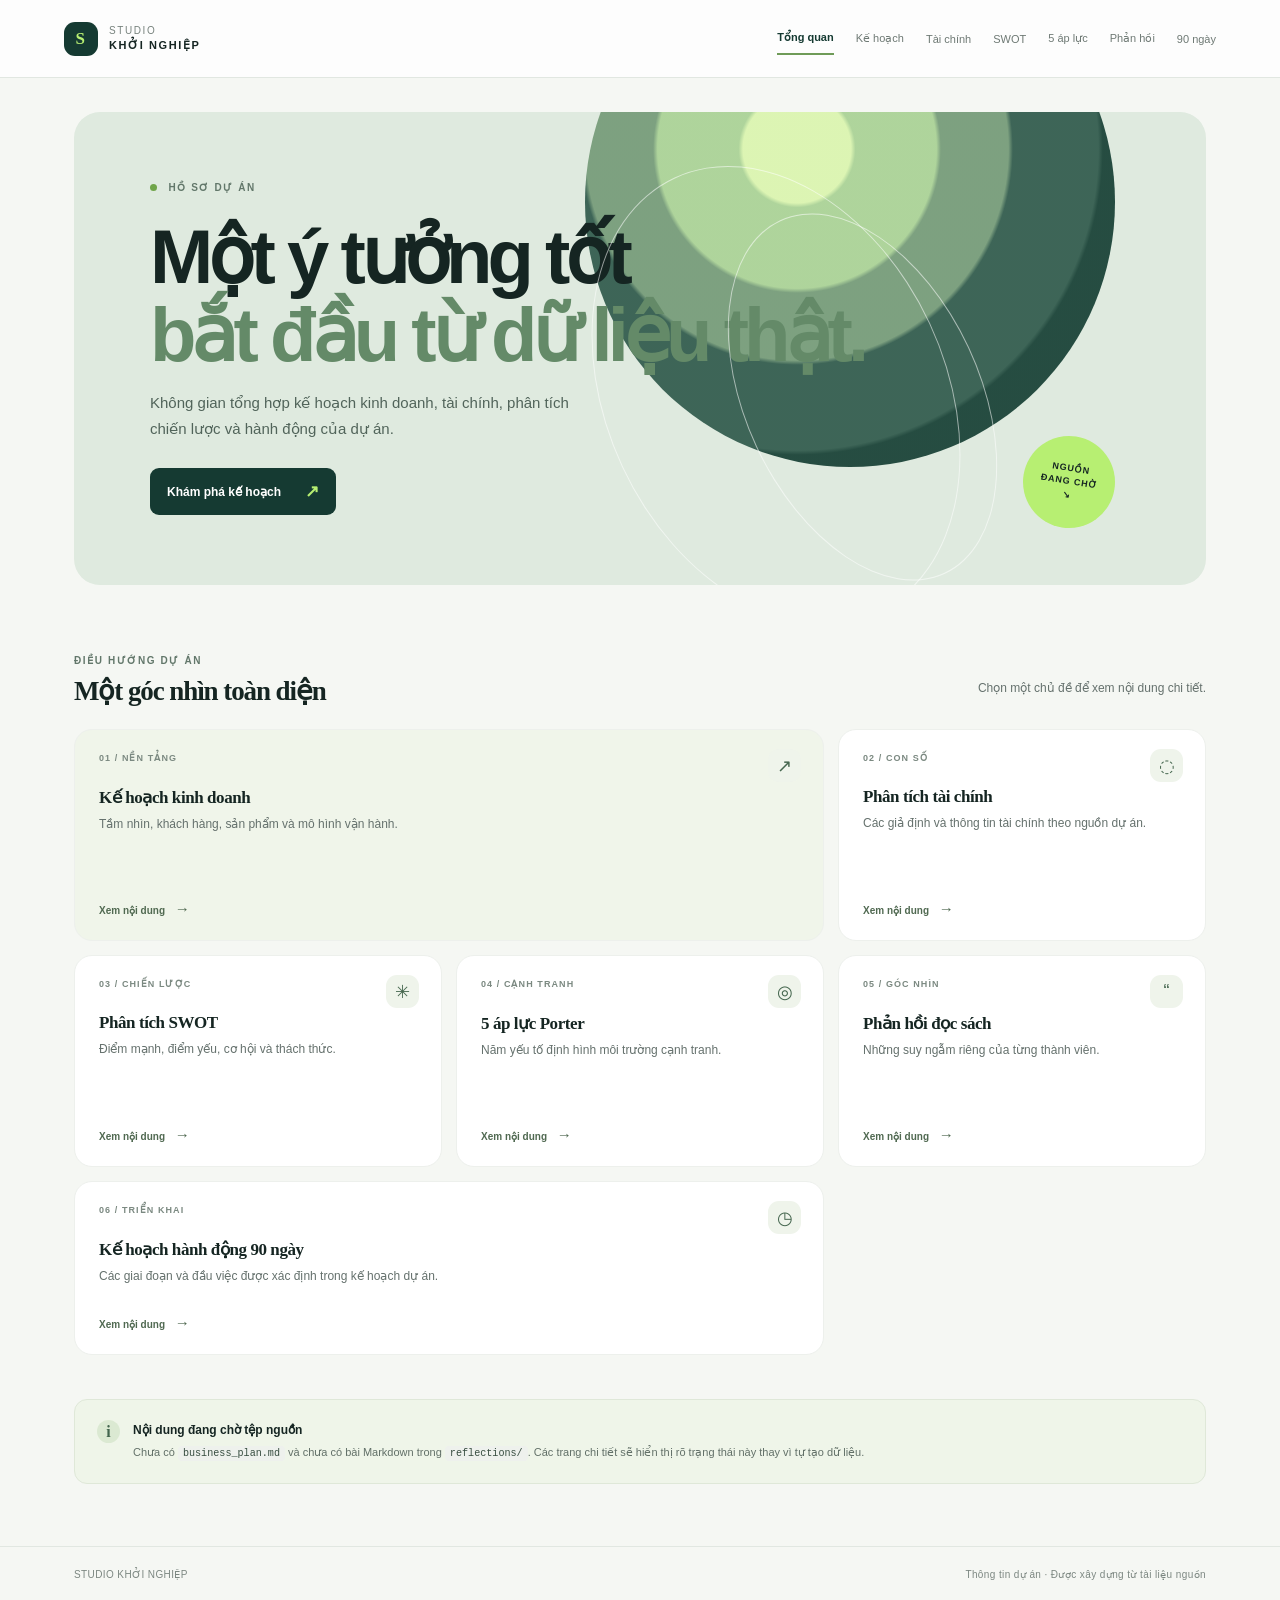
<file: index.html>
<!doctype html>
<html lang="vi">
<head>
  <meta charset="utf-8"><meta name="viewport" content="width=device-width, initial-scale=1">
  <meta name="description" content="Website dự án khởi nghiệp">
  <title>Tổng quan dự án | Studio Khởi nghiệp</title><link rel="stylesheet" href="style.css">
</head>
<body>
<header class="site-header"><a class="brand" href="index.html"><span class="brand-mark">S</span><span>STUDIO <b>KHỞI NGHIỆP</b></span></a><nav class="main-nav" aria-label="Điều hướng chính"><a class="active" href="index.html">Tổng quan</a><a href="business-plan.html">Kế hoạch</a><a href="financial-analysis.html">Tài chính</a><a href="swot.html">SWOT</a><a href="five-forces.html">5 áp lực</a><a href="reflections.html">Phản hồi</a><a href="action-plan.html">90 ngày</a></nav></header>
<main class="shell"><section class="hero"><div class="eyebrow"><span class="status-dot"></span> HỒ SƠ DỰ ÁN</div><h1>Một ý tưởng tốt<br><em>bắt đầu từ dữ liệu thật.</em></h1><p class="hero-copy">Không gian tổng hợp kế hoạch kinh doanh, tài chính, phân tích chiến lược và hành động của dự án.</p><a class="button" href="business-plan.html">Khám phá kế hoạch <span>↗</span></a><div class="hero-orbit orbit-one"></div><div class="hero-orbit orbit-two"></div><div class="hero-stamp">NGUỒN<br>ĐANG CHỜ<br>↘</div></section>
<section class="section-block"><div class="section-heading"><div><div class="eyebrow">ĐIỀU HƯỚNG DỰ ÁN</div><h2>Một góc nhìn toàn diện</h2></div><p class="muted">Chọn một chủ đề để xem nội dung chi tiết.</p></div><div class="dashboard-grid">
<a class="nav-card card-large" href="business-plan.html"><span class="card-index">01 / NỀN TẢNG</span><span class="card-icon">↗</span><h3>Kế hoạch kinh doanh</h3><p>Tầm nhìn, khách hàng, sản phẩm và mô hình vận hành.</p><span class="card-link">Xem nội dung <b>→</b></span></a>
<a class="nav-card" href="financial-analysis.html"><span class="card-index">02 / CON SỐ</span><span class="card-icon">◌</span><h3>Phân tích tài chính</h3><p>Các giả định và thông tin tài chính theo nguồn dự án.</p><span class="card-link">Xem nội dung <b>→</b></span></a>
<a class="nav-card" href="swot.html"><span class="card-index">03 / CHIẾN LƯỢC</span><span class="card-icon">✳</span><h3>Phân tích SWOT</h3><p>Điểm mạnh, điểm yếu, cơ hội và thách thức.</p><span class="card-link">Xem nội dung <b>→</b></span></a>
<a class="nav-card" href="five-forces.html"><span class="card-index">04 / CẠNH TRANH</span><span class="card-icon">◎</span><h3>5 áp lực Porter</h3><p>Năm yếu tố định hình môi trường cạnh tranh.</p><span class="card-link">Xem nội dung <b>→</b></span></a>
<a class="nav-card" href="reflections.html"><span class="card-index">05 / GÓC NHÌN</span><span class="card-icon">“</span><h3>Phản hồi đọc sách</h3><p>Những suy ngẫm riêng của từng thành viên.</p><span class="card-link">Xem nội dung <b>→</b></span></a>
<a class="nav-card card-wide" href="action-plan.html"><span class="card-index">06 / TRIỂN KHAI</span><span class="card-icon">◷</span><h3>Kế hoạch hành động 90 ngày</h3><p>Các giai đoạn và đầu việc được xác định trong kế hoạch dự án.</p><span class="card-link">Xem nội dung <b>→</b></span></a>
</div></section><section class="source-note"><span class="source-icon">i</span><div><strong>Nội dung đang chờ tệp nguồn</strong><p>Chưa có <code>business_plan.md</code> và chưa có bài Markdown trong <code>reflections/</code>. Các trang chi tiết sẽ hiển thị rõ trạng thái này thay vì tự tạo dữ liệu.</p></div></section></main><footer class="site-footer"><span>STUDIO KHỞI NGHIỆP</span><span>Thông tin dự án · Được xây dựng từ tài liệu nguồn</span></footer>
</body></html>
</file>
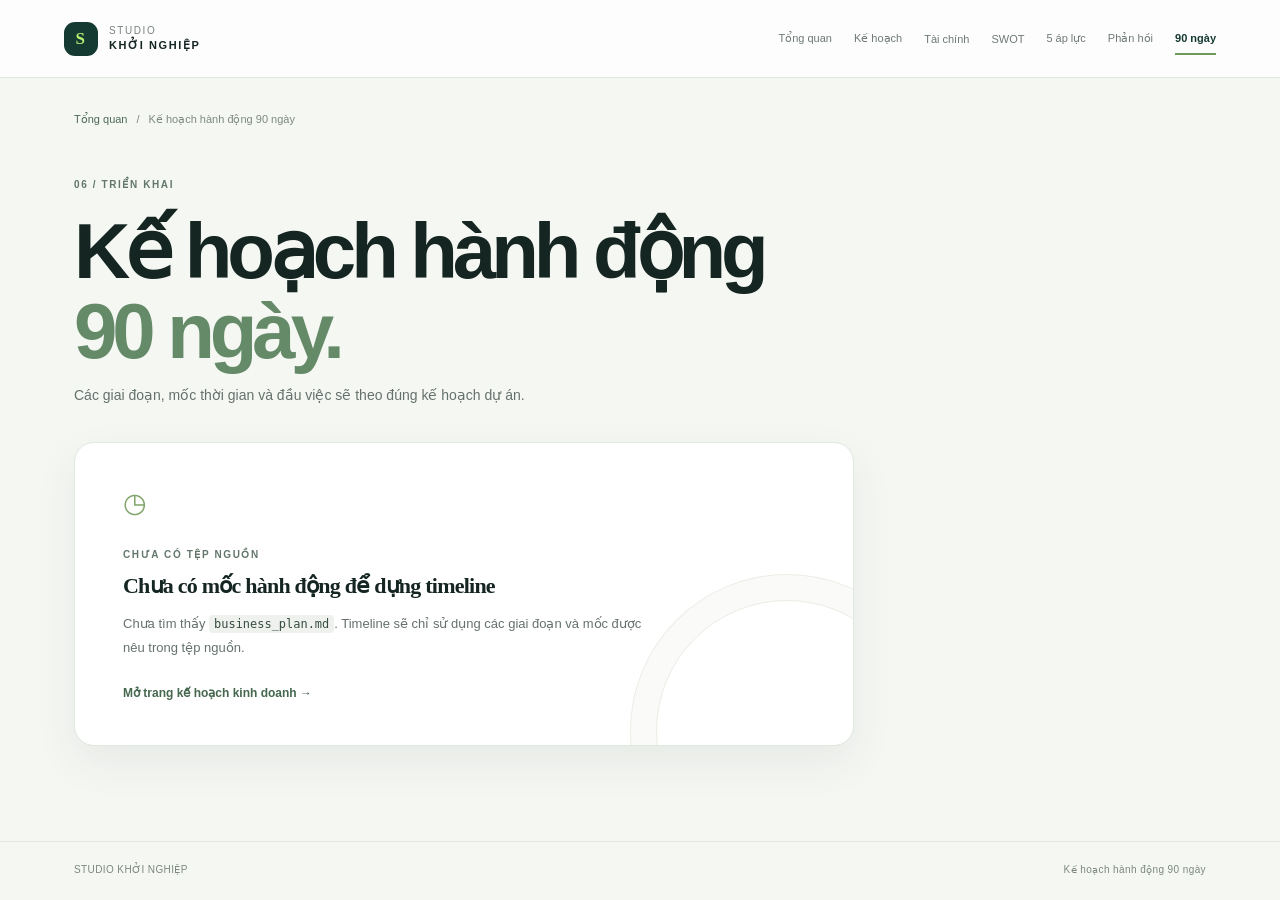
<file: action-plan.html>
<!doctype html><html lang="vi"><head><meta charset="utf-8"><meta name="viewport" content="width=device-width, initial-scale=1"><title>Kế hoạch hành động 90 ngày | Studio Khởi nghiệp</title><link rel="stylesheet" href="style.css"></head><body><header class="site-header"><a class="brand" href="index.html"><span class="brand-mark">S</span><span>STUDIO <b>KHỞI NGHIỆP</b></span></a><nav class="main-nav" aria-label="Điều hướng chính"><a href="index.html">Tổng quan</a><a href="business-plan.html">Kế hoạch</a><a href="financial-analysis.html">Tài chính</a><a href="swot.html">SWOT</a><a href="five-forces.html">5 áp lực</a><a href="reflections.html">Phản hồi</a><a class="active" href="action-plan.html">90 ngày</a></nav></header><main class="shell subpage"><div class="breadcrumb"><a href="index.html">Tổng quan</a><span>/</span>Kế hoạch hành động 90 ngày</div><div class="eyebrow">06 / TRIỂN KHAI</div><h1>Kế hoạch hành động<br><em>90 ngày.</em></h1><p class="page-intro">Các giai đoạn, mốc thời gian và đầu việc sẽ theo đúng kế hoạch dự án.</p><section class="source-empty"><span class="empty-symbol">◷</span><div class="eyebrow">CHƯA CÓ TỆP NGUỒN</div><h2>Chưa có mốc hành động để dựng timeline</h2><p>Chưa tìm thấy <code>business_plan.md</code>. Timeline sẽ chỉ sử dụng các giai đoạn và mốc được nêu trong tệp nguồn.</p><a class="text-link" href="business-plan.html">Mở trang kế hoạch kinh doanh →</a></section></main><footer class="site-footer"><span>STUDIO KHỞI NGHIỆP</span><span>Kế hoạch hành động 90 ngày</span></footer></body></html>
</file>
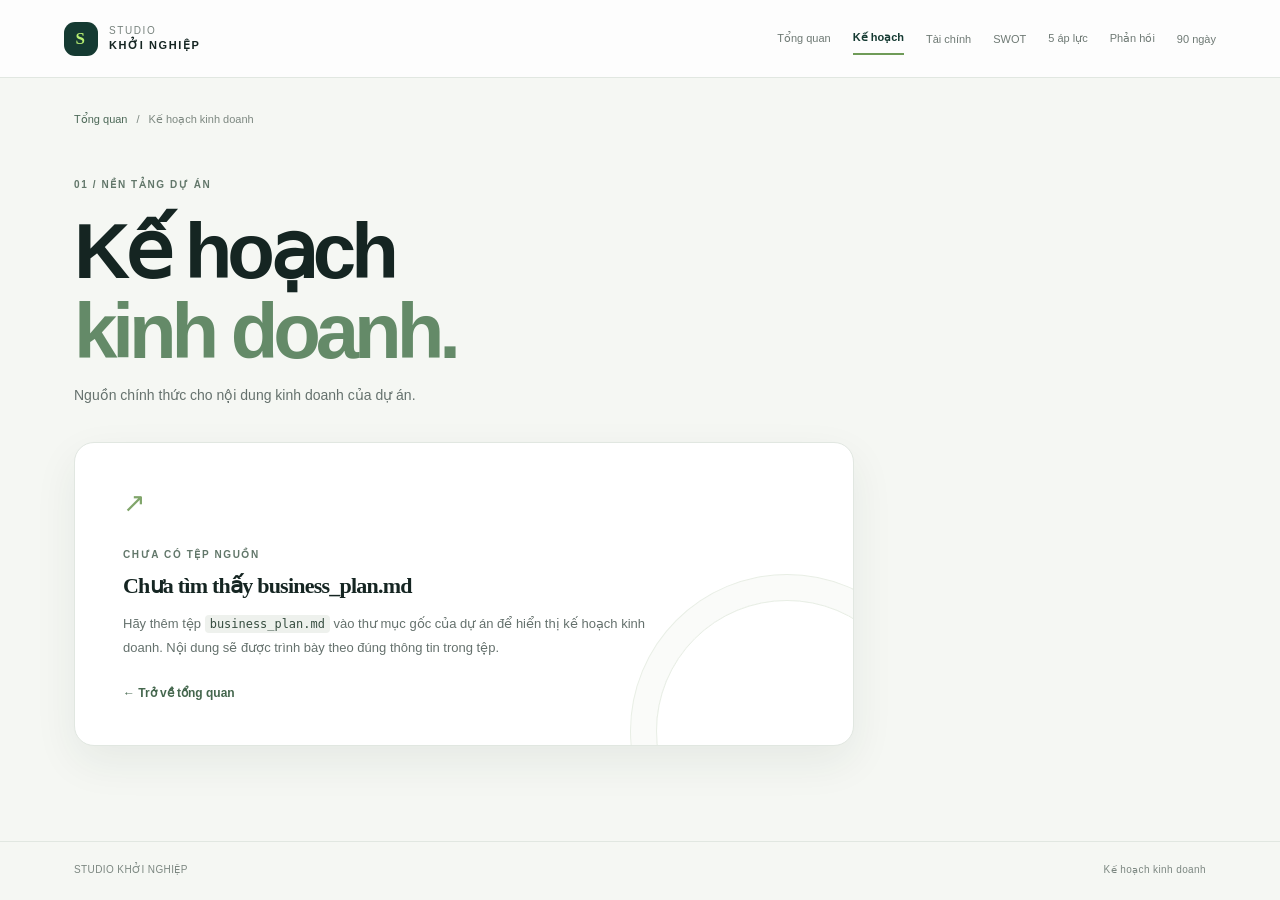
<file: business-plan.html>
<!doctype html><html lang="vi"><head><meta charset="utf-8"><meta name="viewport" content="width=device-width, initial-scale=1"><title>Kế hoạch kinh doanh | Studio Khởi nghiệp</title><link rel="stylesheet" href="style.css"></head><body><header class="site-header"><a class="brand" href="index.html"><span class="brand-mark">S</span><span>STUDIO <b>KHỞI NGHIỆP</b></span></a><nav class="main-nav" aria-label="Điều hướng chính"><a href="index.html">Tổng quan</a><a class="active" href="business-plan.html">Kế hoạch</a><a href="financial-analysis.html">Tài chính</a><a href="swot.html">SWOT</a><a href="five-forces.html">5 áp lực</a><a href="reflections.html">Phản hồi</a><a href="action-plan.html">90 ngày</a></nav></header><main class="shell subpage"><div class="breadcrumb"><a href="index.html">Tổng quan</a><span>/</span>Kế hoạch kinh doanh</div><div class="eyebrow">01 / NỀN TẢNG DỰ ÁN</div><h1>Kế hoạch<br><em>kinh doanh.</em></h1><p class="page-intro">Nguồn chính thức cho nội dung kinh doanh của dự án.</p><section class="source-empty"><span class="empty-symbol">↗</span><div class="eyebrow">CHƯA CÓ TỆP NGUỒN</div><h2>Chưa tìm thấy business_plan.md</h2><p>Hãy thêm tệp <code>business_plan.md</code> vào thư mục gốc của dự án để hiển thị kế hoạch kinh doanh. Nội dung sẽ được trình bày theo đúng thông tin trong tệp.</p><a class="text-link" href="index.html">← Trở về tổng quan</a></section></main><footer class="site-footer"><span>STUDIO KHỞI NGHIỆP</span><span>Kế hoạch kinh doanh</span></footer></body></html>
</file>
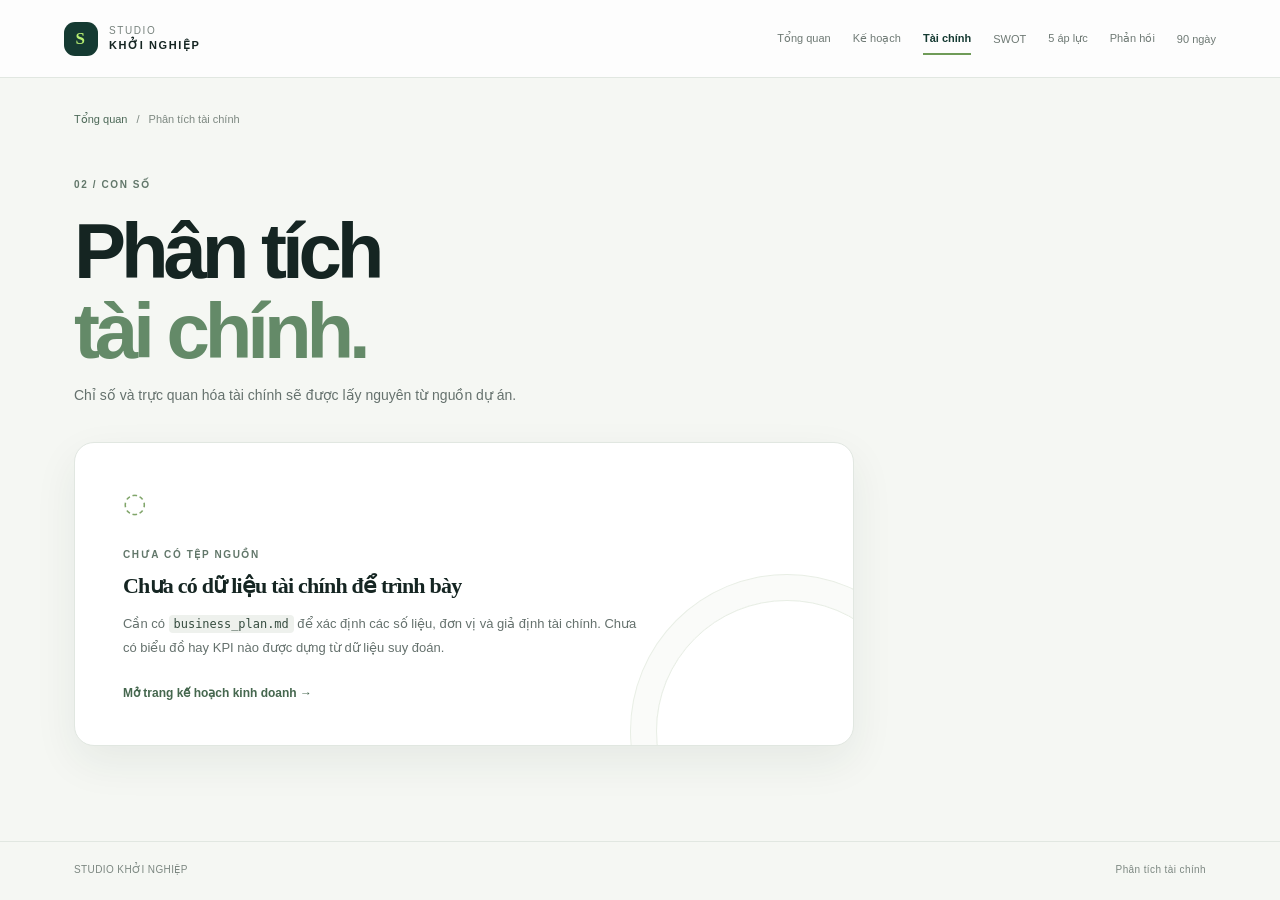
<file: financial-analysis.html>
<!doctype html><html lang="vi"><head><meta charset="utf-8"><meta name="viewport" content="width=device-width, initial-scale=1"><title>Phân tích tài chính | Studio Khởi nghiệp</title><link rel="stylesheet" href="style.css"></head><body><header class="site-header"><a class="brand" href="index.html"><span class="brand-mark">S</span><span>STUDIO <b>KHỞI NGHIỆP</b></span></a><nav class="main-nav" aria-label="Điều hướng chính"><a href="index.html">Tổng quan</a><a href="business-plan.html">Kế hoạch</a><a class="active" href="financial-analysis.html">Tài chính</a><a href="swot.html">SWOT</a><a href="five-forces.html">5 áp lực</a><a href="reflections.html">Phản hồi</a><a href="action-plan.html">90 ngày</a></nav></header><main class="shell subpage"><div class="breadcrumb"><a href="index.html">Tổng quan</a><span>/</span>Phân tích tài chính</div><div class="eyebrow">02 / CON SỐ</div><h1>Phân tích<br><em>tài chính.</em></h1><p class="page-intro">Chỉ số và trực quan hóa tài chính sẽ được lấy nguyên từ nguồn dự án.</p><section class="source-empty"><span class="empty-symbol">◌</span><div class="eyebrow">CHƯA CÓ TỆP NGUỒN</div><h2>Chưa có dữ liệu tài chính để trình bày</h2><p>Cần có <code>business_plan.md</code> để xác định các số liệu, đơn vị và giả định tài chính. Chưa có biểu đồ hay KPI nào được dựng từ dữ liệu suy đoán.</p><a class="text-link" href="business-plan.html">Mở trang kế hoạch kinh doanh →</a></section></main><footer class="site-footer"><span>STUDIO KHỞI NGHIỆP</span><span>Phân tích tài chính</span></footer></body></html>
</file>
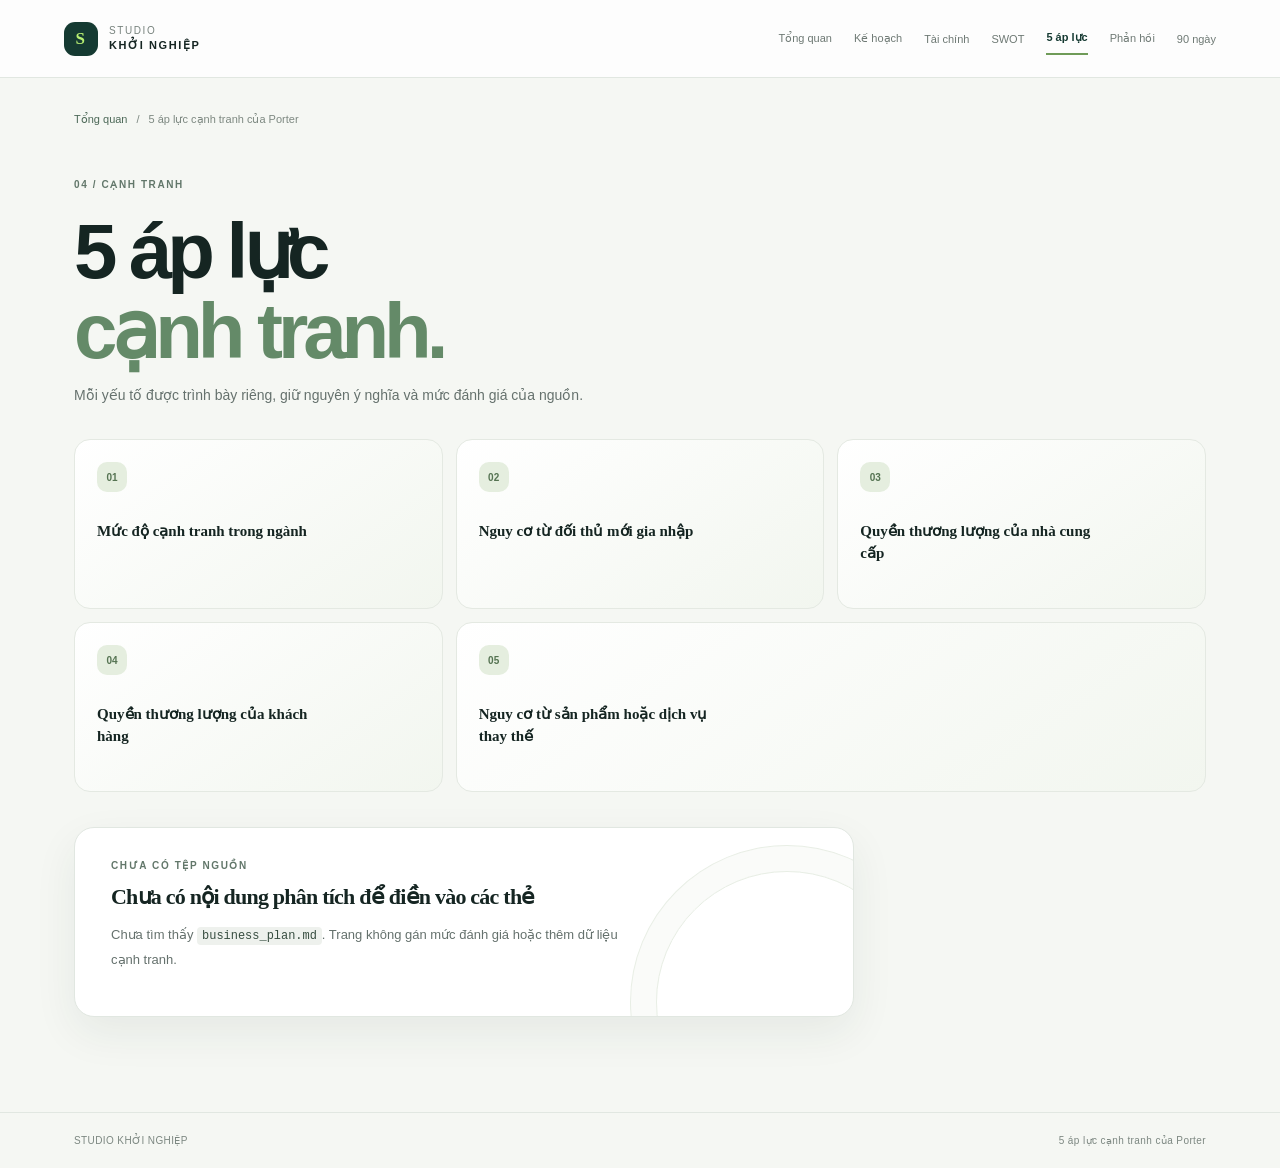
<file: five-forces.html>
<!doctype html><html lang="vi"><head><meta charset="utf-8"><meta name="viewport" content="width=device-width, initial-scale=1"><title>5 áp lực cạnh tranh | Studio Khởi nghiệp</title><link rel="stylesheet" href="style.css"></head><body><header class="site-header"><a class="brand" href="index.html"><span class="brand-mark">S</span><span>STUDIO <b>KHỞI NGHIỆP</b></span></a><nav class="main-nav" aria-label="Điều hướng chính"><a href="index.html">Tổng quan</a><a href="business-plan.html">Kế hoạch</a><a href="financial-analysis.html">Tài chính</a><a href="swot.html">SWOT</a><a class="active" href="five-forces.html">5 áp lực</a><a href="reflections.html">Phản hồi</a><a href="action-plan.html">90 ngày</a></nav></header><main class="shell subpage"><div class="breadcrumb"><a href="index.html">Tổng quan</a><span>/</span>5 áp lực cạnh tranh của Porter</div><div class="eyebrow">04 / CẠNH TRANH</div><h1>5 áp lực<br><em>cạnh tranh.</em></h1><p class="page-intro">Mỗi yếu tố được trình bày riêng, giữ nguyên ý nghĩa và mức đánh giá của nguồn.</p><section class="force-grid"><article class="force-card"><span>01</span><h2>Mức độ cạnh tranh trong ngành</h2></article><article class="force-card"><span>02</span><h2>Nguy cơ từ đối thủ mới gia nhập</h2></article><article class="force-card"><span>03</span><h2>Quyền thương lượng của nhà cung cấp</h2></article><article class="force-card"><span>04</span><h2>Quyền thương lượng của khách hàng</h2></article><article class="force-card"><span>05</span><h2>Nguy cơ từ sản phẩm hoặc dịch vụ thay thế</h2></article></section><section class="source-empty compact"><div class="eyebrow">CHƯA CÓ TỆP NGUỒN</div><h2>Chưa có nội dung phân tích để điền vào các thẻ</h2><p>Chưa tìm thấy <code>business_plan.md</code>. Trang không gán mức đánh giá hoặc thêm dữ liệu cạnh tranh.</p></section></main><footer class="site-footer"><span>STUDIO KHỞI NGHIỆP</span><span>5 áp lực cạnh tranh của Porter</span></footer></body></html>
</file>
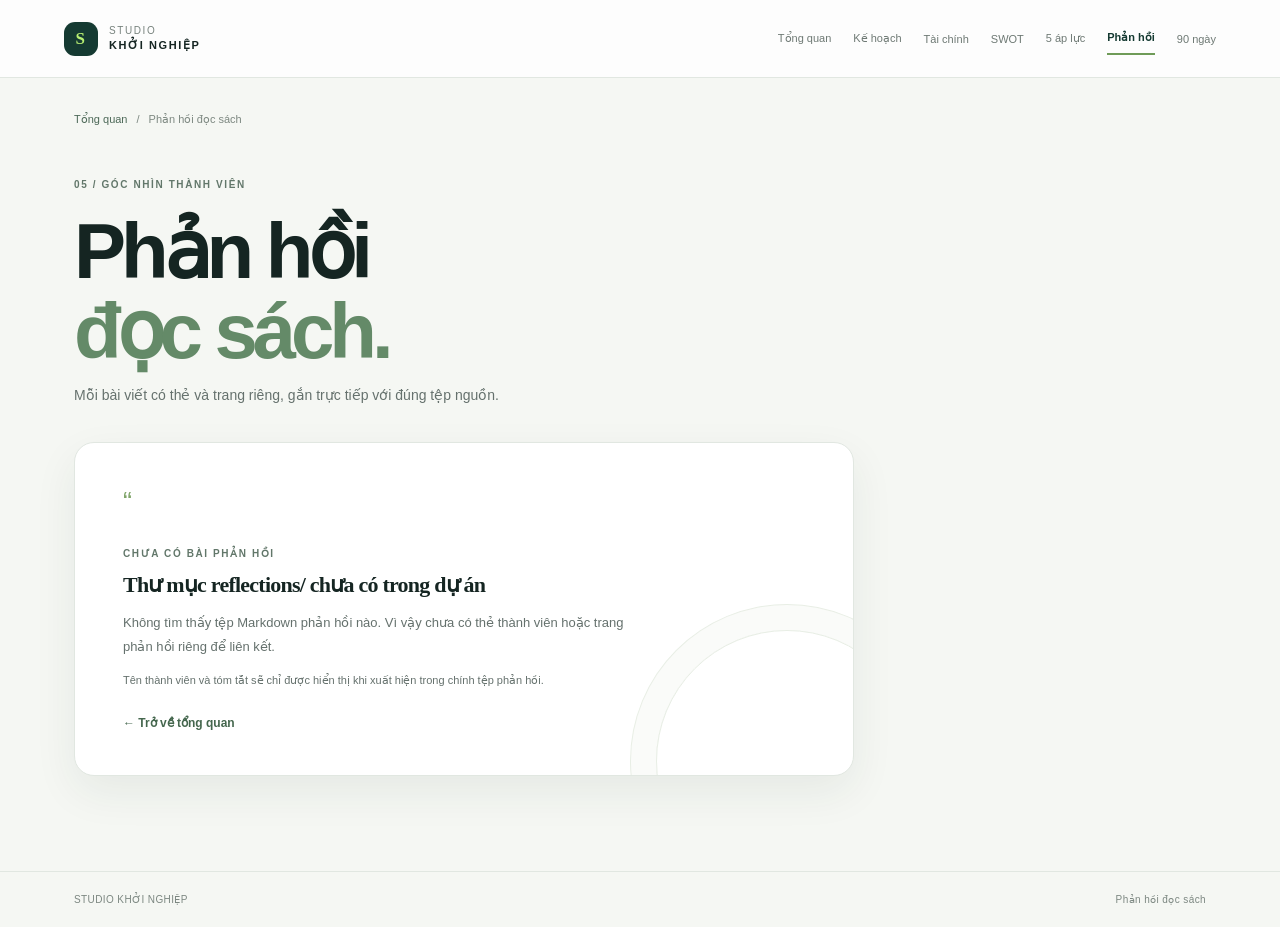
<file: reflections.html>
<!doctype html><html lang="vi"><head><meta charset="utf-8"><meta name="viewport" content="width=device-width, initial-scale=1"><title>Phản hồi đọc sách | Studio Khởi nghiệp</title><link rel="stylesheet" href="style.css"></head><body><header class="site-header"><a class="brand" href="index.html"><span class="brand-mark">S</span><span>STUDIO <b>KHỞI NGHIỆP</b></span></a><nav class="main-nav" aria-label="Điều hướng chính"><a href="index.html">Tổng quan</a><a href="business-plan.html">Kế hoạch</a><a href="financial-analysis.html">Tài chính</a><a href="swot.html">SWOT</a><a href="five-forces.html">5 áp lực</a><a class="active" href="reflections.html">Phản hồi</a><a href="action-plan.html">90 ngày</a></nav></header><main class="shell subpage"><div class="breadcrumb"><a href="index.html">Tổng quan</a><span>/</span>Phản hồi đọc sách</div><div class="eyebrow">05 / GÓC NHÌN THÀNH VIÊN</div><h1>Phản hồi<br><em>đọc sách.</em></h1><p class="page-intro">Mỗi bài viết có thẻ và trang riêng, gắn trực tiếp với đúng tệp nguồn.</p><section class="source-empty"><span class="empty-symbol">“</span><div class="eyebrow">CHƯA CÓ BÀI PHẢN HỒI</div><h2>Thư mục reflections/ chưa có trong dự án</h2><p>Không tìm thấy tệp Markdown phản hồi nào. Vì vậy chưa có thẻ thành viên hoặc trang phản hồi riêng để liên kết.</p><p class="small-note">Tên thành viên và tóm tắt sẽ chỉ được hiển thị khi xuất hiện trong chính tệp phản hồi.</p><a class="text-link" href="index.html">← Trở về tổng quan</a></section></main><footer class="site-footer"><span>STUDIO KHỞI NGHIỆP</span><span>Phản hồi đọc sách</span></footer></body></html>
</file>
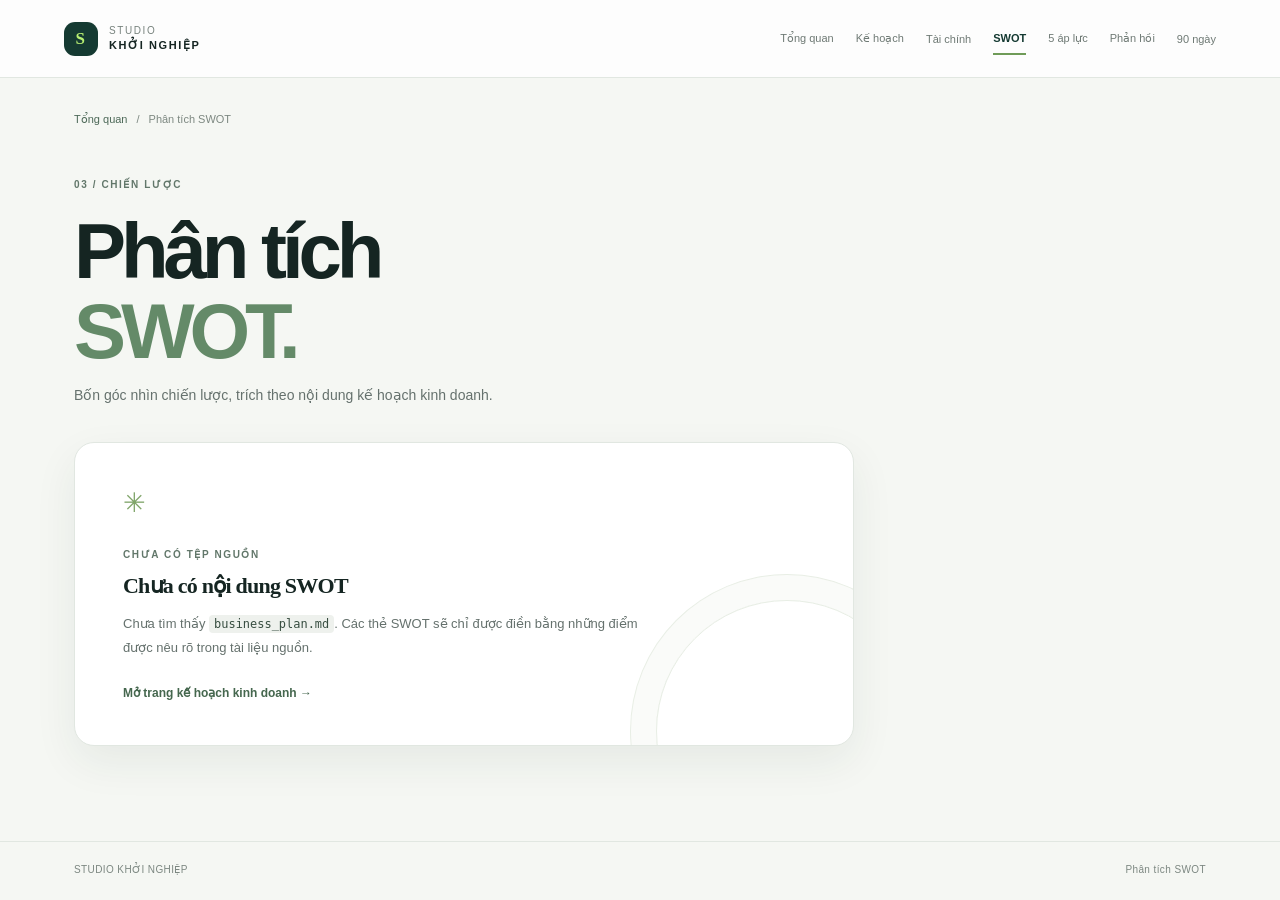
<file: swot.html>
<!doctype html><html lang="vi"><head><meta charset="utf-8"><meta name="viewport" content="width=device-width, initial-scale=1"><title>Phân tích SWOT | Studio Khởi nghiệp</title><link rel="stylesheet" href="style.css"></head><body><header class="site-header"><a class="brand" href="index.html"><span class="brand-mark">S</span><span>STUDIO <b>KHỞI NGHIỆP</b></span></a><nav class="main-nav" aria-label="Điều hướng chính"><a href="index.html">Tổng quan</a><a href="business-plan.html">Kế hoạch</a><a href="financial-analysis.html">Tài chính</a><a class="active" href="swot.html">SWOT</a><a href="five-forces.html">5 áp lực</a><a href="reflections.html">Phản hồi</a><a href="action-plan.html">90 ngày</a></nav></header><main class="shell subpage"><div class="breadcrumb"><a href="index.html">Tổng quan</a><span>/</span>Phân tích SWOT</div><div class="eyebrow">03 / CHIẾN LƯỢC</div><h1>Phân tích<br><em>SWOT.</em></h1><p class="page-intro">Bốn góc nhìn chiến lược, trích theo nội dung kế hoạch kinh doanh.</p><section class="source-empty"><span class="empty-symbol">✳</span><div class="eyebrow">CHƯA CÓ TỆP NGUỒN</div><h2>Chưa có nội dung SWOT</h2><p>Chưa tìm thấy <code>business_plan.md</code>. Các thẻ SWOT sẽ chỉ được điền bằng những điểm được nêu rõ trong tài liệu nguồn.</p><a class="text-link" href="business-plan.html">Mở trang kế hoạch kinh doanh →</a></section></main><footer class="site-footer"><span>STUDIO KHỞI NGHIỆP</span><span>Phân tích SWOT</span></footer></body></html>
</file>
<file: style.css>
:root{--ink:#152522;--muted:#65716d;--paper:#f5f7f3;--white:#fff;--line:#e1e7e1;--green:#b7ef72;--green-dark:#386248;--deep:#153a32;--radius:18px;--shadow:0 16px 44px rgba(29,55,44,.07)}*{box-sizing:border-box}body{margin:0;background:var(--paper);color:var(--ink);font-family:'DM Sans',Arial,sans-serif;-webkit-font-smoothing:antialiased}a{color:inherit;text-decoration:none}.site-header{height:78px;padding:0 max(calc((100vw - 1180px)/2),5vw);display:flex;align-items:center;justify-content:space-between;background:rgba(255,255,255,.83);border-bottom:1px solid var(--line);gap:28px}.brand{display:flex;align-items:center;gap:11px;font-size:10px;letter-spacing:.16em;color:#77827d;white-space:nowrap}.brand b{display:block;color:var(--ink);font-size:11px;margin-top:3px}.brand-mark{display:grid;place-items:center;width:34px;height:34px;border-radius:11px;background:var(--deep);color:var(--green);font:800 17px Manrope}.main-nav{display:flex;align-items:center;gap:22px}.main-nav a{font-size:11px;color:#6e7974;white-space:nowrap;padding:9px 0}.main-nav a:hover,.main-nav a.active{color:var(--deep)}.main-nav a.active{font-weight:700;border-bottom:2px solid #6f9b58}.shell{max-width:1180px;margin:0 auto;padding:0 24px}.hero{position:relative;overflow:hidden;margin:34px 0 70px;min-height:445px;padding:70px 76px;border-radius:26px;background:#dfeadf}.hero:after{content:"";position:absolute;width:530px;height:530px;right:8%;top:-37%;border-radius:50%;background:radial-gradient(circle at 40% 40%,#dcf5b1 0 12%,#acd398 13% 31%,#789d7b 32% 47%,#355e50 48% 67%,#1c4439 68%);opacity:.95}.eyebrow{font-size:10px;font-weight:700;letter-spacing:.16em;color:#62776a}.status-dot{display:inline-block;width:7px;height:7px;margin-right:7px;border-radius:100%;background:#70a54a}.hero h1,.subpage h1{position:relative;z-index:1;margin:25px 0 15px;font:700 clamp(45px,6vw,76px)/1.03 Manrope,Arial;letter-spacing:-.065em}.hero h1 em,.subpage h1 em{color:#648a68;font-style:normal}.hero-copy{position:relative;z-index:1;max-width:440px;color:#51645a;font-size:15px;line-height:1.75;margin:0 0 26px}.button{position:relative;z-index:1;display:inline-flex;align-items:center;gap:24px;padding:13px 17px;border-radius:9px;background:var(--deep);color:white;font-size:12px;font-weight:600}.button span{font-size:17px;color:var(--green)}.hero-orbit{position:absolute;z-index:1;right:23%;border:1px solid rgba(255,255,255,.55);border-radius:50%;transform:rotate(-25deg)}.orbit-one{top:9%;width:340px;height:480px}.orbit-two{top:19%;right:20%;width:235px;height:390px}.hero-stamp{position:absolute;z-index:2;right:8%;bottom:12%;width:92px;height:92px;display:grid;place-content:center;text-align:center;border-radius:50%;background:var(--green);font-size:9px;font-weight:700;line-height:1.5;letter-spacing:.1em;transform:rotate(9deg)}.section-block{margin-bottom:44px}.section-heading{display:flex;justify-content:space-between;align-items:end;margin-bottom:22px}.section-heading h2{font:700 27px Manrope;letter-spacing:-.04em;margin:9px 0 0}.muted{font-size:12px;color:var(--muted)}.dashboard-grid{display:grid;grid-template-columns:repeat(3,1fr);gap:14px}.nav-card{position:relative;display:flex;min-height:212px;flex-direction:column;padding:23px 24px;background:white;border:1px solid #edf0ec;border-radius:var(--radius);transition:transform .2s,box-shadow .2s}.nav-card:hover{transform:translateY(-3px);box-shadow:var(--shadow)}.card-large{grid-column:span 2;background:#f0f5ea}.card-wide{grid-column:span 2;min-height:174px}.card-index{font-size:9px;font-weight:700;letter-spacing:.12em;color:#7b8981}.card-icon{position:absolute;right:22px;top:19px;display:grid;place-items:center;width:33px;height:33px;border-radius:11px;background:#eff4eb;color:#46674f;font-size:18px}.nav-card h3{margin:24px 0 7px;font:700 17px Manrope;letter-spacing:-.025em}.nav-card p{max-width:360px;margin:0;color:var(--muted);font-size:12px;line-height:1.6}.card-link{margin-top:auto;padding-top:20px;font-size:10px;font-weight:700;color:#506951}.card-link b{margin-left:7px;font-size:15px}.source-note{display:flex;gap:13px;padding:20px 22px;margin:32px 0 62px;border:1px solid #dfe8d8;background:#eff5e9;border-radius:13px}.source-icon{flex:none;width:23px;height:23px;display:grid;place-items:center;border-radius:50%;background:#dbe9d2;color:#42654d;font-weight:700;font-family:Georgia}.source-note strong{font-size:12px}.source-note p{margin:5px 0 0;color:#627068;font-size:11px;line-height:1.65}.site-footer{display:flex;justify-content:space-between;gap:15px;padding:22px max(calc((100vw - 1132px)/2),5vw);border-top:1px solid var(--line);color:#7c8781;font-size:10px;letter-spacing:.04em}.subpage{padding-top:35px;padding-bottom:75px}.breadcrumb{display:flex;gap:9px;margin-bottom:53px;color:#7d8881;font-size:11px}.breadcrumb a{color:#4d6958}.subpage h1{margin-top:21px;margin-bottom:12px;font-size:clamp(48px,7vw,78px)}.page-intro{margin:0 0 32px;color:var(--muted);font-size:14px;line-height:1.7}.source-empty{position:relative;overflow:hidden;max-width:780px;min-height:300px;margin:35px 0 20px;padding:44px 48px;background:#fff;border:1px solid var(--line);border-radius:20px;box-shadow:var(--shadow)}.source-empty:after{content:"";position:absolute;right:-65px;bottom:-117px;width:260px;height:260px;border:1px solid #e8eee5;border-radius:50%;box-shadow:0 0 0 25px #fafbf9,0 0 0 26px #e8eee5}.source-empty h2{position:relative;z-index:1;max-width:520px;margin:13px 0 10px;font:700 22px Manrope;letter-spacing:-.035em}.source-empty p{position:relative;z-index:1;max-width:530px;color:var(--muted);font-size:13px;line-height:1.8}.empty-symbol{display:block;margin-bottom:30px;font-size:27px;color:#80a56a}.text-link{position:relative;z-index:1;display:inline-block;margin-top:14px;color:#45674e;font-size:12px;font-weight:700}.small-note{font-size:11px!important}.compact{min-height:190px;padding:32px 36px}.compact .eyebrow{margin-top:0}.force-grid{display:grid;grid-template-columns:repeat(3,1fr);gap:13px;margin:28px 0}.force-card{min-height:170px;padding:22px;border:1px solid #e4e9e2;border-radius:16px;background:linear-gradient(145deg,#fff,#f2f6ef)}.force-card span{display:inline-grid;place-items:center;width:30px;height:30px;border-radius:10px;background:#e5eedf;color:#557352;font-size:10px;font-weight:700}.force-card h2{max-width:230px;margin-top:29px;font:700 15px/1.45 Manrope}.force-card:nth-child(4){grid-column:1/2}.force-card:nth-child(5){grid-column:2/4}code{padding:2px 5px;border-radius:4px;background:#eef1ed;color:#374d40;font-size:.92em}@media(max-width:980px){.site-header{height:auto;min-height:74px;padding:14px 24px;align-items:flex-start;flex-direction:column;gap:10px}.main-nav{width:100%;overflow-x:auto;gap:20px}.hero{padding:59px 45px}.hero:after{right:-2%;opacity:.65}.hero-stamp{right:5%}.force-grid{grid-template-columns:repeat(2,1fr)}.force-card:nth-child(4),.force-card:nth-child(5){grid-column:auto}}@media(max-width:650px){.shell{padding:0 17px}.hero{min-height:470px;margin:18px 0 49px;padding:42px 25px;border-radius:20px}.hero h1{font-size:48px}.hero-copy{max-width:300px;font-size:13px}.hero:after{width:340px;height:340px;right:-120px;top:47%;opacity:.7}.orbit-one,.orbit-two{display:none}.hero-stamp{width:72px;height:72px;right:7%;bottom:8%;font-size:8px}.section-heading{display:block}.section-heading h2{font-size:24px}.section-heading .muted{margin-top:7px}.dashboard-grid{grid-template-columns:1fr}.card-large,.card-wide{grid-column:auto}.nav-card,.card-wide{min-height:190px}.nav-card h3{font-size:16px}.site-footer{padding:19px 17px;flex-direction:column}.breadcrumb{margin-bottom:37px}.subpage{padding-top:25px;padding-bottom:55px}.subpage h1{font-size:52px}.page-intro{font-size:13px}.source-empty{min-height:0;padding:31px 25px}.source-empty:after{right:-150px;bottom:-155px}.source-empty h2{font-size:19px}.force-grid{grid-template-columns:1fr}.force-card{min-height:130px}.force-card h2{margin-top:19px}.compact{padding:27px 23px}}
</file>
